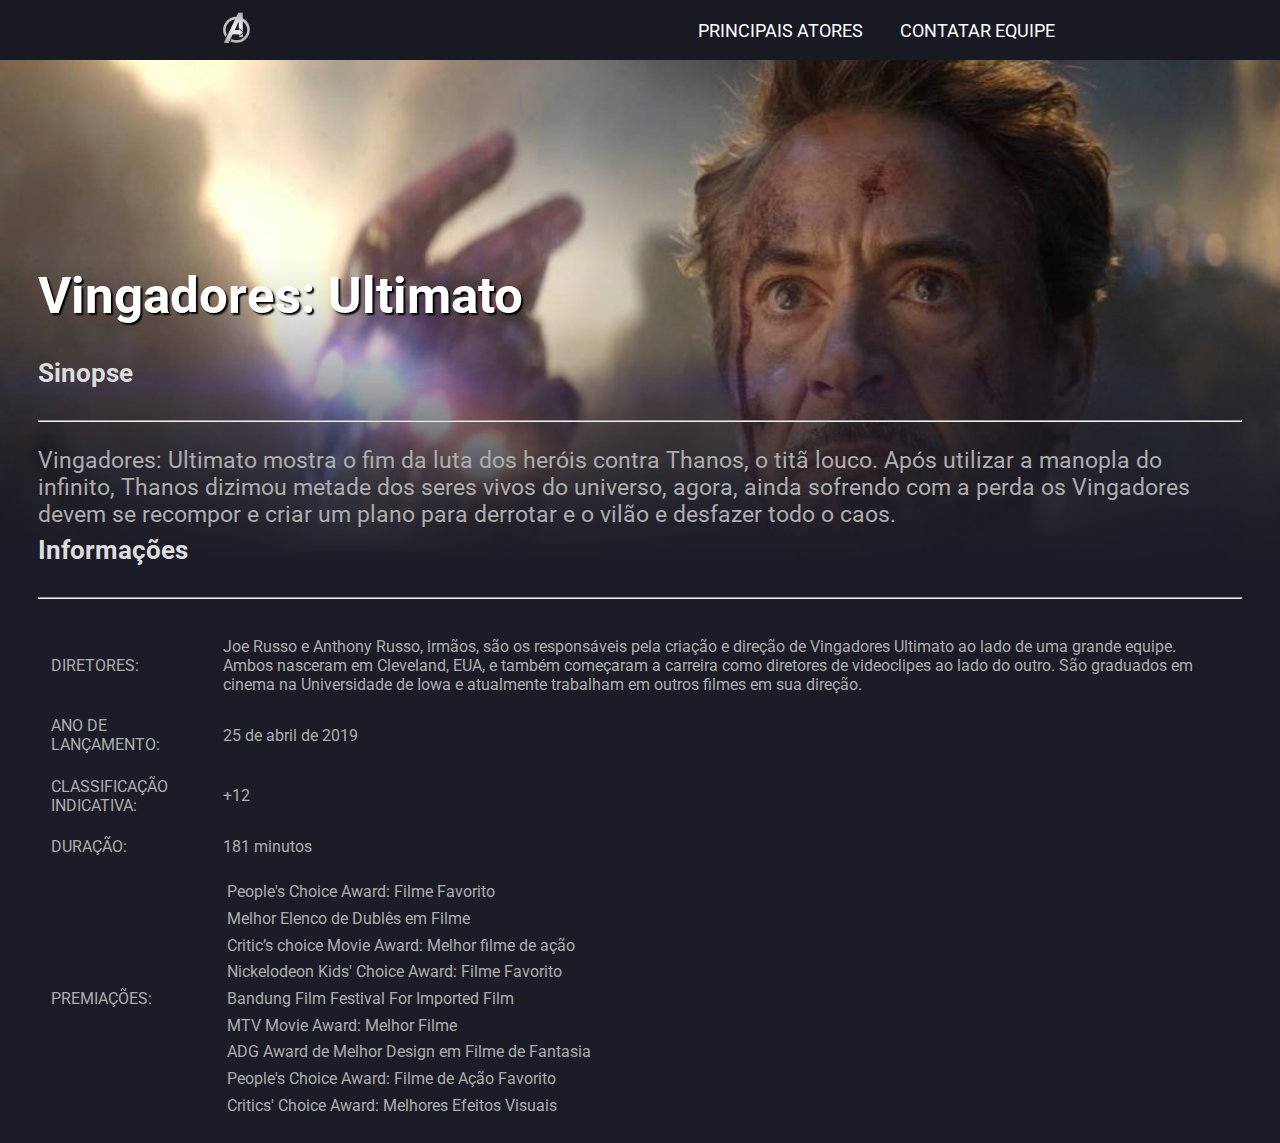
<file: index.html>
<!DOCTYPE html>
<html lang="pt-br">

<head>
    <meta charset="UTF-8">
    <meta http-equiv="X-UA-Compatible" content="IE=edge">
    <meta name="viewport" content="width=device-width, initial-scale=1.0">
    <title>Vingadores: Ultimato</title>
    <link rel="stylesheet" href="./css/style.css">
    <link rel="stylesheet" href="./css/menu_style.css">
</head>

<body id="index">
    <header>
        <a href="index.html"><img src="./img/logo.png" alt="logo do site" id="logo"></a>
        <ul>
            <li class="list_menu"><a href="./html/principais_atores.html">PRINCIPAIS ATORES</a></li>
            <li class="list_menu"><a href="./html/contatar_equipe.html">CONTATAR EQUIPE</a></li>
        </ul>
    </header>

    <main>
        <div id="conteudo">

            <div id="title">
                <h1>Vingadores: Ultimato</h1>
            </div>

            <div id="sinopse">
                <h4>Sinopse</h4>
                <hr>
                <p>Vingadores: Ultimato mostra o fim da luta dos heróis contra Thanos, o titã louco. Após utilizar a
                    manopla do infinito, Thanos dizimou metade dos seres vivos do universo, agora, ainda sofrendo com a
                    perda os Vingadores devem se recompor e criar um plano para derrotar e o vilão e desfazer todo o
                    caos.</p>
            </div>

            <div id="informacoes">

                <h4>Informações</h4>
                <hr>
                <table>
                    <tr>
                        <td>DIRETORES:</td>
                        <td>Joe Russo e Anthony Russo, irmãos, são os responsáveis pela criação e direção de Vingadores
                            Ultimato ao lado de uma grande equipe. Ambos nasceram em Cleveland, EUA, e também começaram
                            a carreira como diretores de videoclipes ao lado do outro. São graduados em cinema na
                            Universidade de Iowa e atualmente trabalham em outros filmes em sua direção.</td>
                    </tr>

                    <tr>
                        <td>ANO DE LANÇAMENTO:</td>
                        <td>25 de abril de 2019</td>
                    </tr>

                    <tr>
                        <td>CLASSIFICAÇÃO INDICATIVA:</td>
                        <td>+12</td>
                    </tr>
                    <tr>
                        <td>DURAÇÃO:</td>
                        <td>181 minutos</td>
                    </tr>
                    <td>PREMIAÇÕES:</td>
                    <td>
                        <ul>
                            <li>People's Choice Award: Filme Favorito</li>
                            <li>Melhor Elenco de Dublês em Filme</li>
                            <li>Critic’s choice Movie Award: Melhor filme de ação</li>
                            <li>Nickelodeon Kids' Choice Award: Filme Favorito</li>
                            <li>Bandung Film Festival For Imported Film</li>
                            <li>MTV Movie Award: Melhor Filme</li>
                            <li>ADG Award de Melhor Design em Filme de Fantasia</li>
                            <li>People's Choice Award: Filme de Ação Favorito</li>
                            <li>Critics' Choice Award: Melhores Efeitos Visuais</li>
                        </ul>
                    </td>
                </table>
            </div>
    </main>
</body>

</html>
</file>
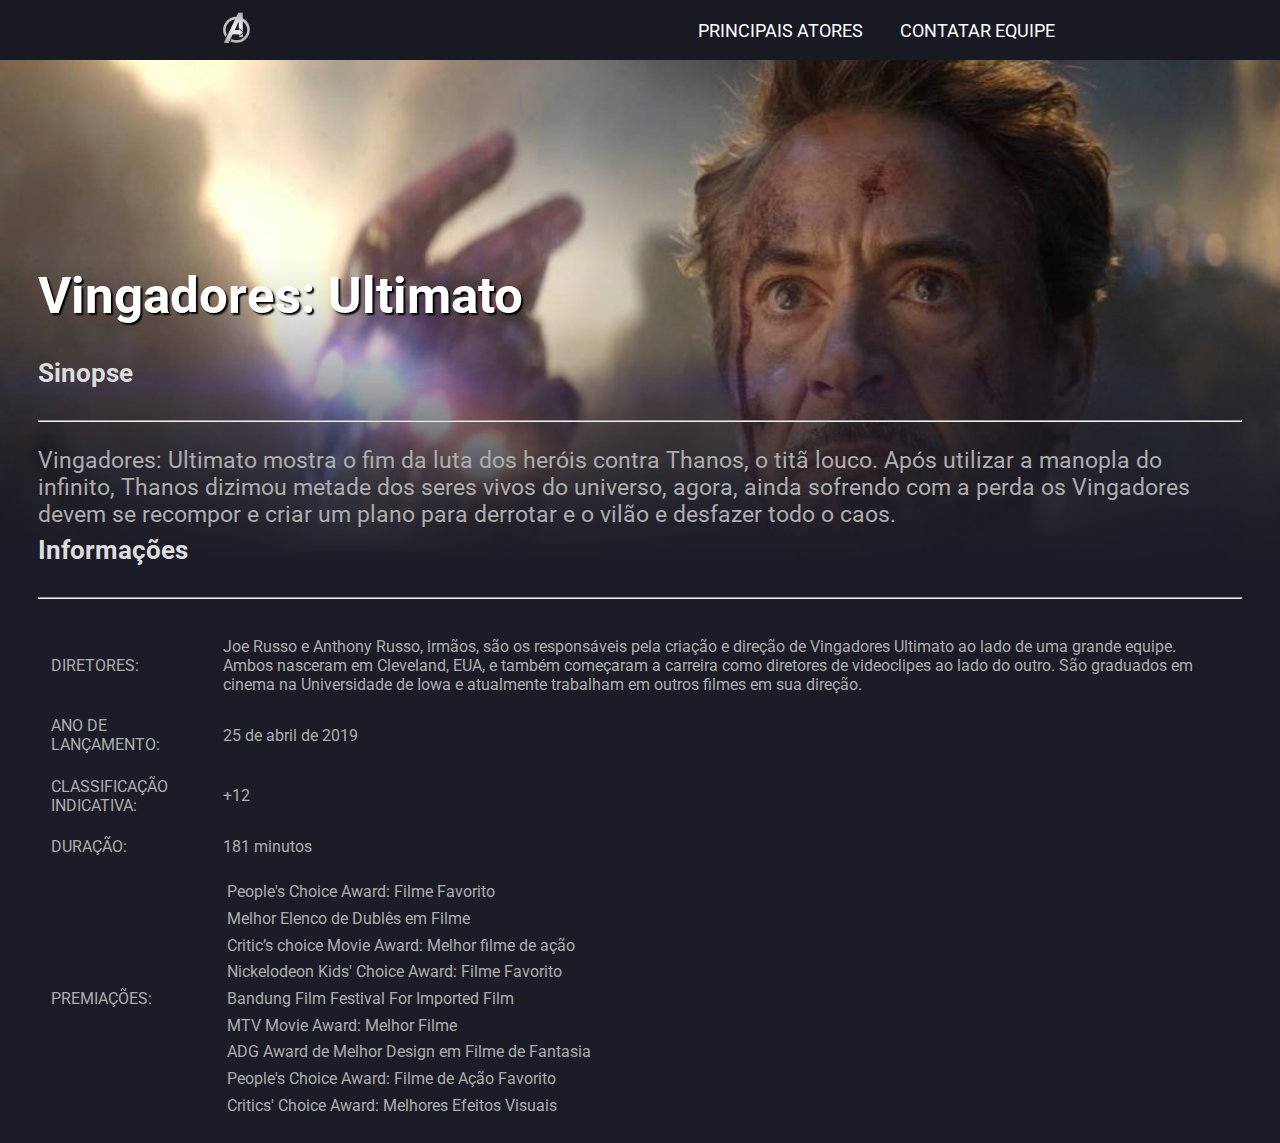
<file: html/index.html>
<!DOCTYPE html>
<html lang="pt-br">

<head>
    <meta charset="UTF-8">
    <meta http-equiv="X-UA-Compatible" content="IE=edge">
    <meta name="viewport" content="width=device-width, initial-scale=1.0">
    <title>Vingadores: Ultimato</title>
    <link rel="stylesheet" href="../css/style.css">
    <link rel="stylesheet" href="../css/menu_style.css">
</head>

<body id="index">
    <header>
        <a href="index.html"><img src="../img/logo.png" alt="logo do site" id="logo"></a>
        <ul>
            <li class="list_menu"><a href="principais_atores.html">PRINCIPAIS ATORES</a></li>
            <li class="list_menu"><a href="contatar_equipe.html">CONTATAR EQUIPE</a></li>
        </ul>
    </header>

    <main>
        <div id="conteudo">

            <div id="title">
                <h1>Vingadores: Ultimato</h1>
            </div>

            <div id="sinopse">
                <h4>Sinopse</h4>
                <hr>
                <p>Vingadores: Ultimato mostra o fim da luta dos heróis contra Thanos, o titã louco. Após utilizar a
                    manopla do infinito, Thanos dizimou metade dos seres vivos do universo, agora, ainda sofrendo com a
                    perda os Vingadores devem se recompor e criar um plano para derrotar e o vilão e desfazer todo o
                    caos.</p>
            </div>

            <div id="informacoes">

                <h4>Informações</h4>
                <hr>
                <table>
                    <tr>
                        <td>DIRETORES:</td>
                        <td>Joe Russo e Anthony Russo, irmãos, são os responsáveis pela criação e direção de Vingadores
                            Ultimato ao lado de uma grande equipe. Ambos nasceram em Cleveland, EUA, e também começaram
                            a carreira como diretores de videoclipes ao lado do outro. São graduados em cinema na
                            Universidade de Iowa e atualmente trabalham em outros filmes em sua direção.</td>
                    </tr>

                    <tr>
                        <td>ANO DE LANÇAMENTO:</td>
                        <td>25 de abril de 2019</td>
                    </tr>

                    <tr>
                        <td>CLASSIFICAÇÃO INDICATIVA:</td>
                        <td>+12</td>
                    </tr>
                    <tr>
                        <td>DURAÇÃO:</td>
                        <td>181 minutos</td>
                    </tr>
                    <td>PREMIAÇÕES:</td>
                    <td>
                        <ul>
                            <li>People's Choice Award: Filme Favorito</li>
                            <li>Melhor Elenco de Dublês em Filme</li>
                            <li>Critic’s choice Movie Award: Melhor filme de ação</li>
                            <li>Nickelodeon Kids' Choice Award: Filme Favorito</li>
                            <li>Bandung Film Festival For Imported Film</li>
                            <li>MTV Movie Award: Melhor Filme</li>
                            <li>ADG Award de Melhor Design em Filme de Fantasia</li>
                            <li>People's Choice Award: Filme de Ação Favorito</li>
                            <li>Critics' Choice Award: Melhores Efeitos Visuais</li>
                        </ul>
                    </td>
                </table>
            </div>
    </main>
</body>

</html>
</file>
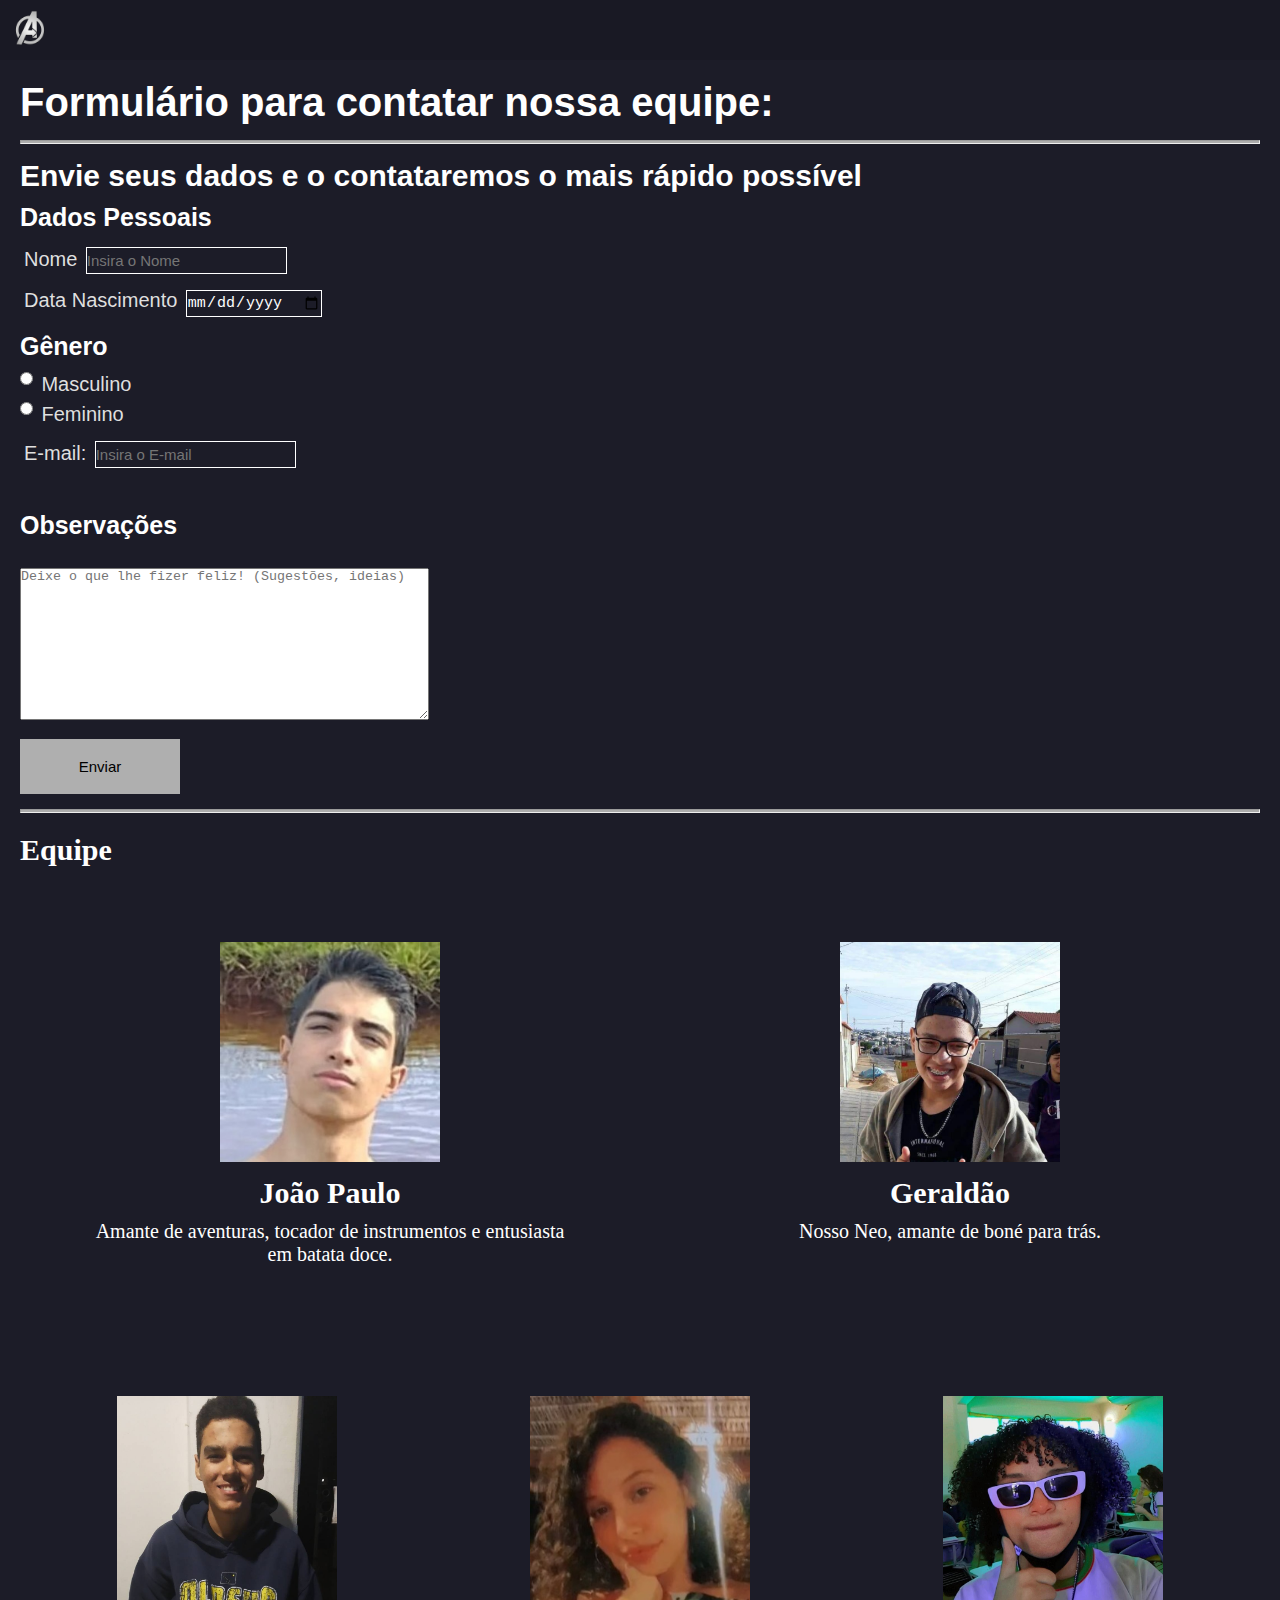
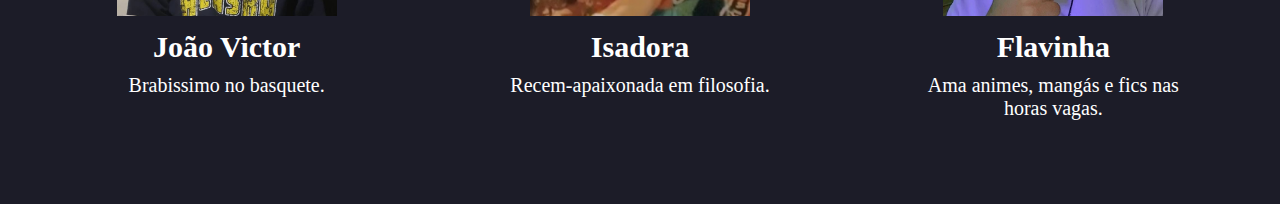
<file: contatar_equipe.html>
<!DOCTYPE html>
<html lang="pt-br">

<head>
    <meta charset="UTF-8">
    <meta http-equiv="X-UA-Compatible" content="IE=edge">
    <meta name="viewport" content="width=device-width, initial-scale=1.0">
    <link rel="stylesheet" href="responsividade.css">
    <title>Contatar Equipe</title>
    <style>
        /*cabecalho*/
        * {
            margin: 0;
            padding: 0;
        }

        header {
            background-color: #191924;
            width: 100%;
            height: 60px;
            display: flex;
            align-items: center;
        }

        #logo {
            width: 50px;
            height: 50px;
            margin: 5px;
        }

        /*fim_cabecalho*/

        body {
            background-color: #1c1c28;
        }

        #externa {
            margin: 20px;
            font-family: Arial, Helvetica, sans-serif;
        }

        h1 {
            color: #fff;
            font-size: 40px;
            margin: 5px 0;
        }

        h2 {
            color: #fff;
            font-size: 30px;
            margin: 10px 0;
        }

        h3 {
            color: #fff;
            font-size: 25px;
            margin: 5px 0;
        }

        label {
            color: rgb(223, 223, 223);
            font-size: 20px;
            margin: 6px 4px;
        }

        hr {
            margin: 15px 0;
            height: 2px;
            background-color: rgb(172, 172, 172);
        }

        input {
            background: none;
            height: 20px;
            border: 1px #fff solid;
            height: 25px;
            font-size: 15px;
            color: #fff;
        }

        .form_margin {
            margin: 15px 0;
        }

        button {
            background-color: rgb(175, 175, 175);
            border: 1px;
            width: 160px;
            height: 55px;
            cursor: pointer;
            font-size: 15px;
        }

        button:hover {
            background-color: rgb(70, 70, 70);
            color: #fff;
            font-size: 18px;
        }

        .div1 {
            display: flex;
        }

        footer {
            margin: 20px;
        }

        .div2 {
            text-align: center;
            margin: 45px 45px;
            padding: 20px;
            width: 48%;
        }

        .alunos {
            width: 220px;
            height: 220px;
        }

        p {
            color: #fff;
            font-size: 20px;
        }
    </style>
</head>

<body>
    <header>
        <a href="index.html"><img src="./img/logo.png" alt="logo do site" id="logo"></a>
    </header>

    <div id="externa">

        <h1>Formulário para contatar nossa equipe:</h1>
        <hr>
        <h2>Envie seus dados e o contataremos o mais rápido possível</h2>
        <form action="XXXXXX" method="post" target="_self">
            <h3>Dados Pessoais</h3>
            <div class="form_margin">
                <label for="nome">Nome</label>
                <input type="text" id="nome" name="nome" placeholder="Insira o Nome" required />
            </div>

            <div class="form_margin">
                <label for="nome">Data Nascimento</label>
                <input type="date" id="datanasc" name="datanasc" />
            </div>

            <div class="form_margin">
                <h3>Gênero</h3>
                <input type="radio" id="inf" name="curso" value="masculino" />
                <label for="nome">Masculino</label><br />

                <input type="radio" id="adm" name="curso" value="feminino" />
                <label for="nome">Feminino</label><br />
            </div>

            <div class="form_margin">
                <label for="email">E-mail:</label>
                <input type="text" id="email" name="email" placeholder="Insira o E-mail" required />
            </div>

            <div class="form_margin">
                <label for="obs">
                    <h3>Observações</h3>
                </label><br />
                <textarea name="obs" id="observacao" cols="49" rows="10"
                    placeholder="Deixe o que lhe fizer feliz! (Sugestões, ideias)"></textarea>
            </div>

            <div>
                <button type="submit" name="envio">Enviar</button>
            </div>

            <hr>
        </form>
    </div>

    <footer>
        <h2>Equipe</h2>
        <div class="div1">
            <div class="div2">
                <img src="./img/equipe/Jão.jpg" alt="Foto do Jão" class="alunos">
                <h2>João Paulo</h2>
                <p>
                    Amante de aventuras,
                    tocador de instrumentos e entusiasta em batata doce.
                </p>
            </div>

            <div class="div2">
                <img src="./img/equipe/Geraldão.jpg" alt="Foto do Geraldo" class="alunos">
                <h2>Geraldão</h2>
                <p>Nosso Neo, amante de boné para trás.</p>

            </div>
        </div>

        <div class="div1">

            <div class="div2">
                <img src="./img/equipe/João.jpg" alt="Foto do João" class="alunos">
                <h2>João Victor</h2>
                <p>Brabissimo no basquete.</p>

            </div>

            <div class="div2">
                <img src="./img/equipe/Isa.jpg" alt="Foto da Isadora" class="alunos">
                <h2>Isadora</h2>
                <p>Recem-apaixonada em filosofia. </p>

            </div>

            <div class="div2">
                <img src="./img/equipe/Flah.jpg" alt="Foto da Flavia" class="alunos">
                <h2>Flavinha</h2>
                <p>Ama animes, mangás e fics nas horas vagas.</p>

            </div>
    </footer>
    </div>
</body>

</html>
</file>
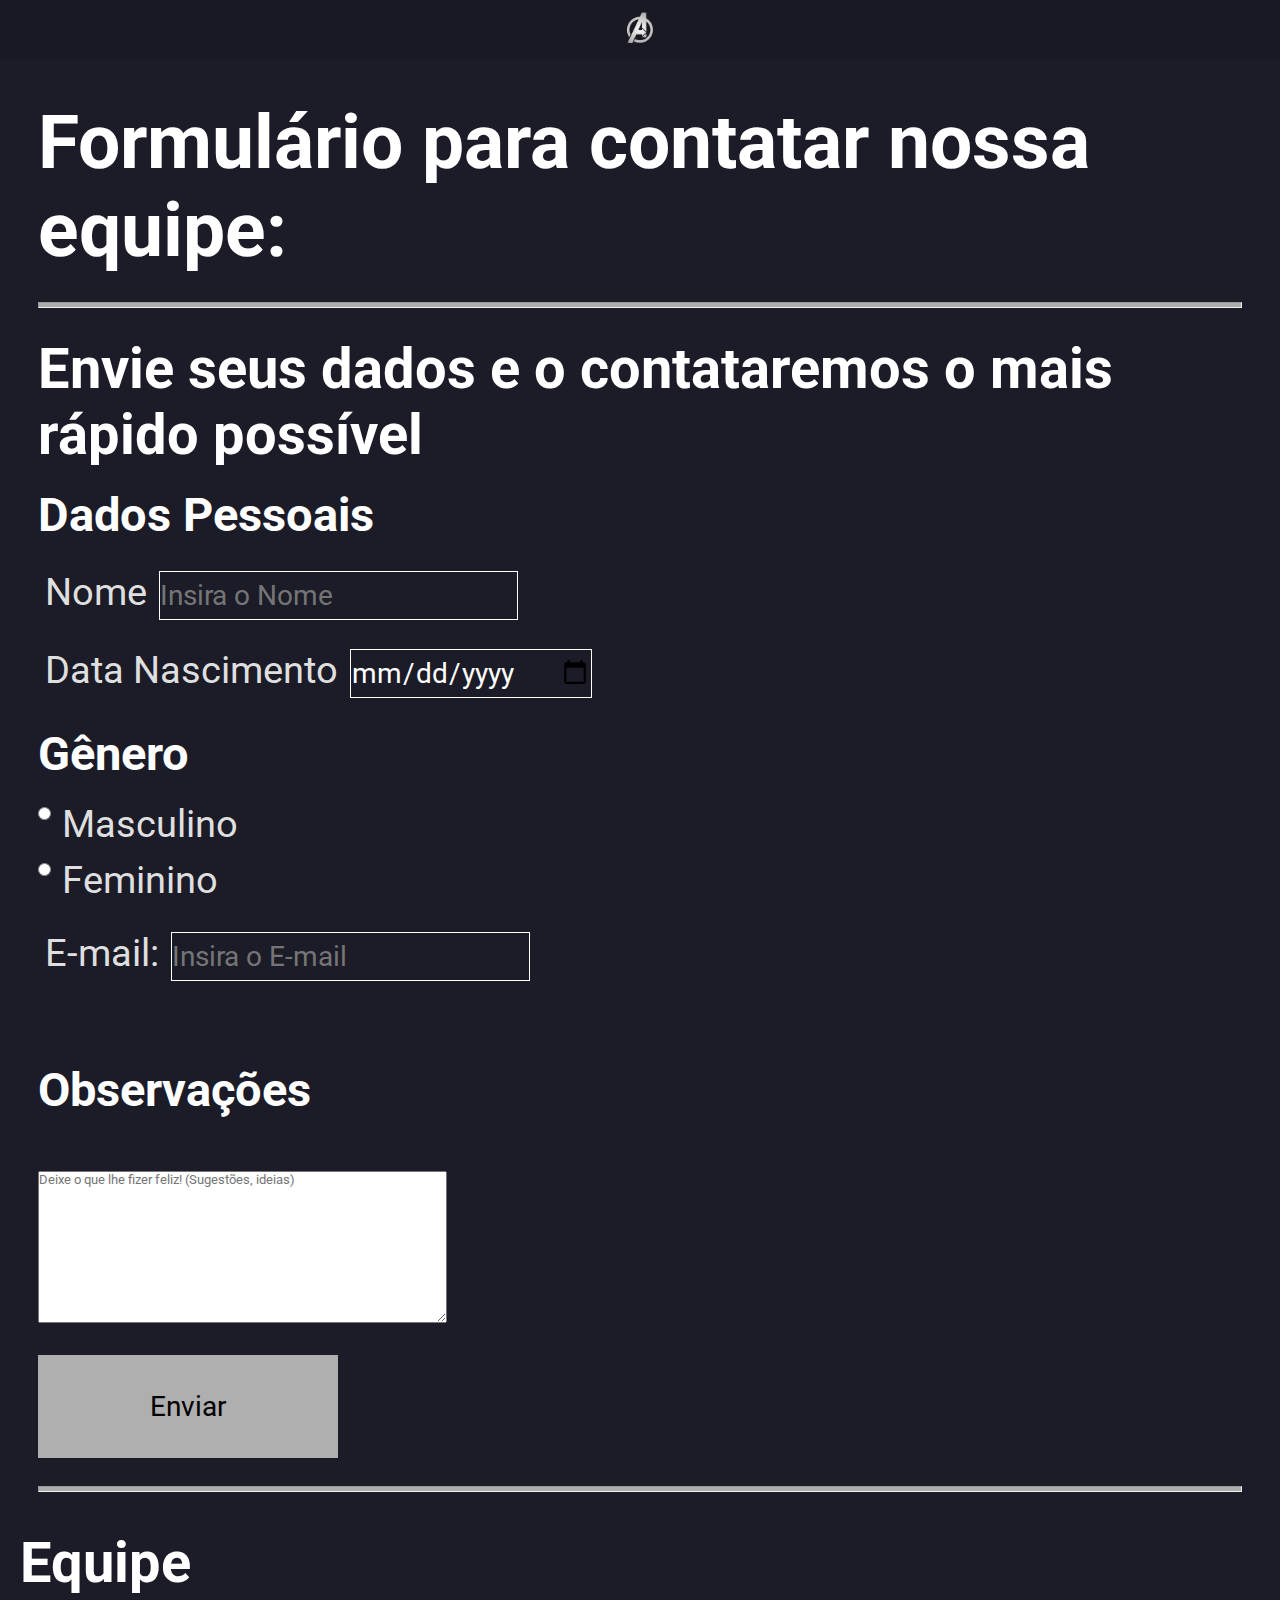
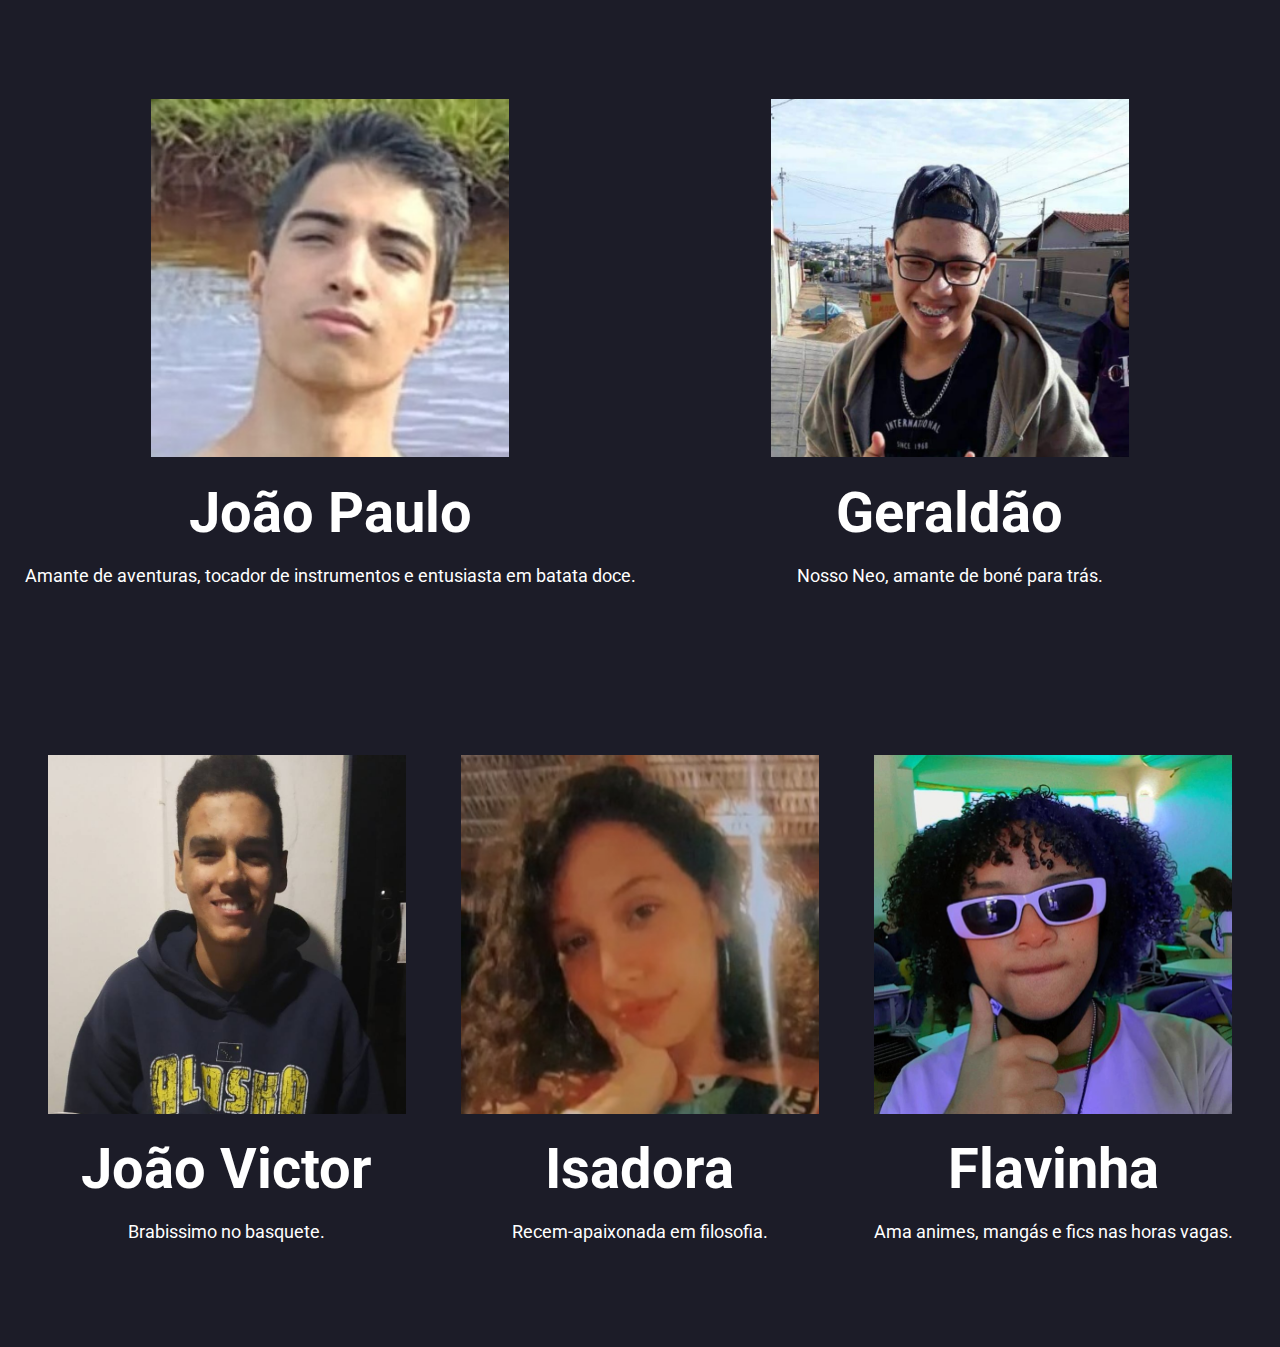
<file: html/contatar_equipe.html>
<!DOCTYPE html>
<html lang="pt-br">

<head>
    <meta charset="UTF-8">
    <meta http-equiv="X-UA-Compatible" content="IE=edge">
    <meta name="viewport" content="width=device-width, initial-scale=1.0">
    <link rel="stylesheet" href="../css/menu_style.css">
    <link rel="stylesheet" href="../css/style_form.css">
    <title>Contatar Equipe</title>
</head>

<body>
    <header>
        <a href="../index.html"><img src="../img/logo.png" alt="logo do site" id="logo"></a>
    </header>

    <div id="externa">

        <h1>Formulário para contatar nossa equipe:</h1>
        <hr>
        <h2>Envie seus dados e o contataremos o mais rápido possível</h2>
        <form action="XXXXXX" method="post" target="_self">
            <h3>Dados Pessoais</h3>
            <div class="form_margin">
                <label for="nome">Nome</label>
                <input type="text" id="nome" name="nome" placeholder="Insira o Nome" required />
            </div>

            <div class="form_margin">
                <label for="nome">Data Nascimento</label>
                <input type="date" id="datanasc" name="datanasc" />
            </div>

            <div class="form_margin">
                <h3>Gênero</h3>
                <input type="radio" id="inf" name="curso" value="masculino" />
                <label for="nome">Masculino</label><br />

                <input type="radio" id="adm" name="curso" value="feminino" />
                <label for="nome">Feminino</label><br />
            </div>

            <div class="form_margin">
                <label for="email">E-mail:</label>
                <input type="text" id="email" name="email" placeholder="Insira o E-mail" required />
            </div>

            <div class="form_margin">
                <label for="obs">
                    <h3>Observações</h3>
                </label><br />
                <textarea name="obs" id="observacao" cols="49" rows="10"
                    placeholder="Deixe o que lhe fizer feliz! (Sugestões, ideias)"></textarea>
            </div>

            <div>
                <button type="submit" name="envio">Enviar</button>
            </div>

            <hr>
        </form>
    </div>

    <footer>
        <h2>Equipe</h2>
        <div class="div1">
            <div class="div2">
                <img src="../img/equipe/Jão.jpg" alt="Foto do Jão" class="alunos">
                <h2>João Paulo</h2>
                <p>
                    Amante de aventuras,
                    tocador de instrumentos e entusiasta em batata doce.
                </p>
            </div>

            <div class="div2">
                <img src="../img/equipe/Geraldão.jpg" alt="Foto do Geraldo" class="alunos">
                <h2>Geraldão</h2>
                <p>Nosso Neo, amante de boné para trás.</p>

            </div>
        </div>

        <div class="div1">

            <div class="div2">
                <img src="../img/equipe/João.jpg" alt="Foto do João" class="alunos">
                <h2>João Victor</h2>
                <p>Brabissimo no basquete.</p>

            </div>

            <div class="div2">
                <img src="../img/equipe/Isa.jpg" alt="Foto da Isadora" class="alunos">
                <h2>Isadora</h2>
                <p>Recem-apaixonada em filosofia. </p>

            </div>

            <div class="div2">
                <img src="../img/equipe/Flah.jpg" alt="Foto da Flavia" class="alunos">
                <h2>Flavinha</h2>
                <p>Ama animes, mangás e fics nas horas vagas.</p>

            </div>
    </footer>
    </div>
</body>

</html>
</file>
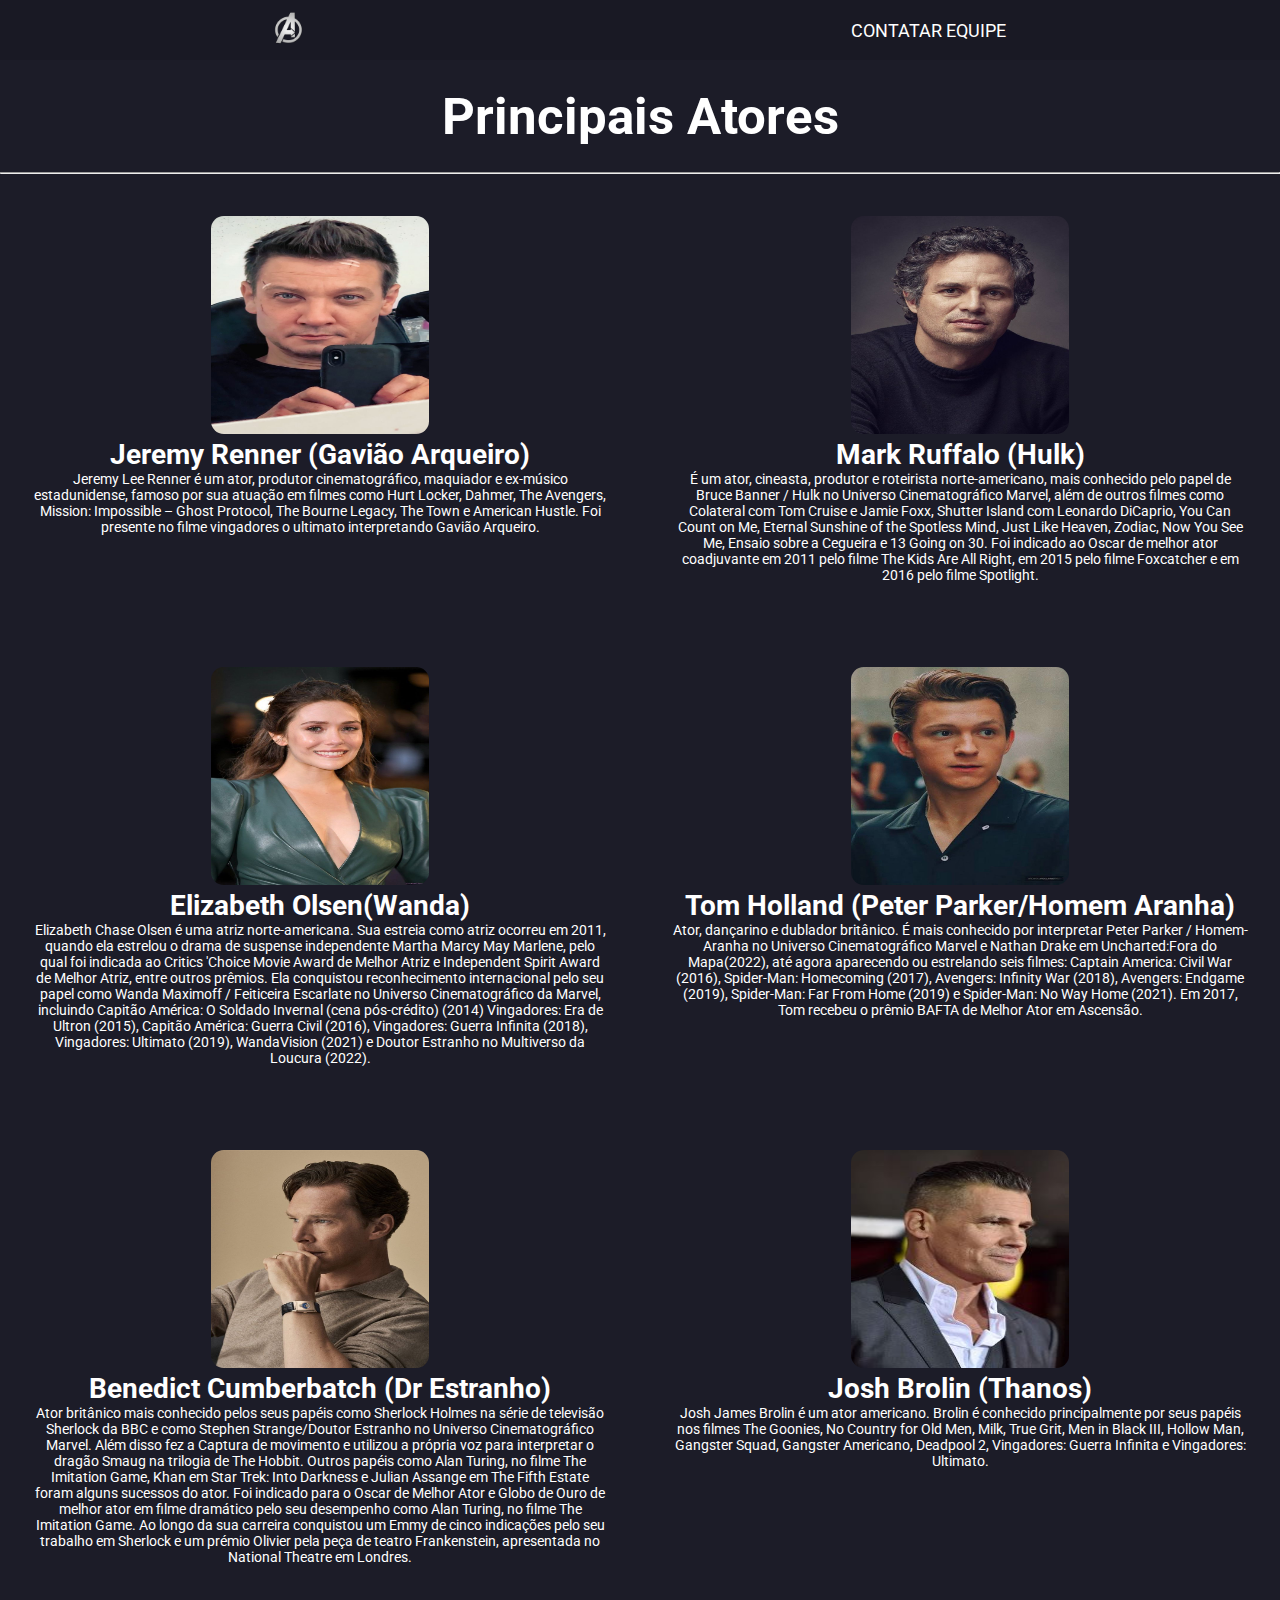
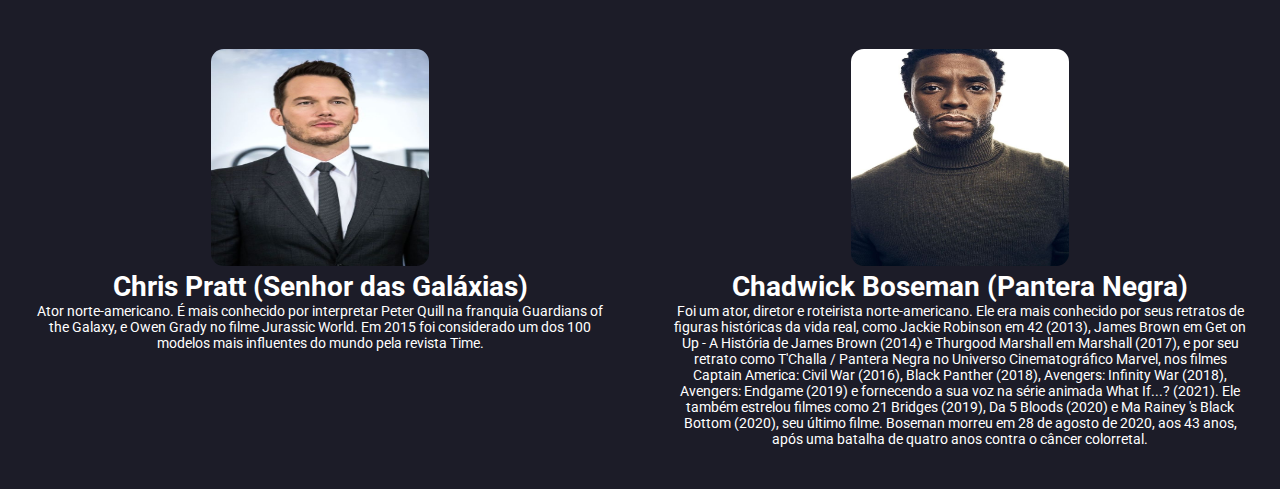
<file: html/principais_atores.html>
<!DOCTYPE html>
<html lang="pt-br">
  <head>
    <meta charset="UTF-8" />
    <meta http-equiv="X-UA-Compatible" content="IE=edge" />
    <meta name="viewport" content="width=device-width, initial-scale=1.0" />
    <title>Principais Atores</title>
    <link rel="stylesheet" href="../css/menu_style.css" />
    <link rel="stylesheet" href="../css/style.princ_atores.css" />
  </head>

  <body>
    <header>
      <a href=".index.html"
        ><img src="../img/logo.png" alt="logo do site" id="logo"
      /></a>
      <ul>
        <li class="list_menu">
          <a href="contatar_equipe.html">CONTATAR EQUIPE</a>
        </li>
      </ul>
    </header>

    <h1>Principais Atores</h1>
    <hr />

    <div class="atores">
      <div class="ator">
        <img src="../img/atores/arqueiro.jpg" alt="" class="img_ator" />
        <h4>Jeremy Renner (Gavião Arqueiro)</h4>
        <p>
          Jeremy Lee Renner é um ator, produtor cinematográfico, maquiador e
          ex-músico estadunidense, famoso por sua atuação em filmes como Hurt
          Locker, Dahmer, The Avengers, Mission: Impossible – Ghost Protocol,
          The Bourne Legacy, The Town e American Hustle. Foi presente no filme
          vingadores o ultimato interpretando Gavião Arqueiro.
        </p>
      </div>
      <div class="ator">
        <img src="../img/atores/huck.jpg" alt="" class="img_ator" />
        <h4>Mark Ruffalo (Hulk)</h4>
        <p>
          É um ator, cineasta, produtor e roteirista norte-americano, mais
          conhecido pelo papel de Bruce Banner / Hulk no Universo
          Cinematográfico Marvel, além de outros filmes como Colateral com Tom
          Cruise e Jamie Foxx, Shutter Island com Leonardo DiCaprio, You Can
          Count on Me, Eternal Sunshine of the Spotless Mind, Just Like Heaven,
          Zodiac, Now You See Me, Ensaio sobre a Cegueira e 13 Going on 30. Foi
          indicado ao Oscar de melhor ator coadjuvante em 2011 pelo filme The
          Kids Are All Right, em 2015 pelo filme Foxcatcher e em 2016 pelo filme
          Spotlight.
        </p>
      </div>
    </div>
    <div class="atores">
      <div class="ator">
        <img src="../img/atores/wanda.jpg" alt="" class="img_ator" />
        <h4>Elizabeth Olsen(Wanda)</h4>
        <p>
          Elizabeth Chase Olsen é uma atriz norte-americana. Sua estreia como
          atriz ocorreu em 2011, quando ela estrelou o drama de suspense
          independente Martha Marcy May Marlene, pelo qual foi indicada ao
          Critics 'Choice Movie Award de Melhor Atriz e Independent Spirit Award
          de Melhor Atriz, entre outros prêmios. Ela conquistou reconhecimento
          internacional pelo seu papel como Wanda Maximoff / Feiticeira
          Escarlate no Universo Cinematográfico da Marvel, incluindo Capitão
          América: O Soldado Invernal (cena pós-crédito) (2014) Vingadores: Era
          de Ultron (2015), Capitão América: Guerra Civil (2016), Vingadores:
          Guerra Infinita (2018), Vingadores: Ultimato (2019), WandaVision
          (2021) e Doutor Estranho no Multiverso da Loucura (2022).
        </p>
      </div>
      <div class="ator">
        <img src="../img/atores/miranha.jpg" alt="" class="img_ator" />
        <h4>Tom Holland (Peter Parker/Homem Aranha)</h4>
        <p>
          Ator, dançarino e dublador britânico. É mais conhecido por interpretar
          Peter Parker / Homem-Aranha no Universo Cinematográfico Marvel e
          Nathan Drake em Uncharted:Fora do Mapa(2022), até agora aparecendo ou
          estrelando seis filmes: Captain America: Civil War (2016), Spider-Man:
          Homecoming (2017), Avengers: Infinity War (2018), Avengers: Endgame
          (2019), Spider-Man: Far From Home (2019) e Spider-Man: No Way Home
          (2021). Em 2017, Tom recebeu o prêmio BAFTA de Melhor Ator em
          Ascensão.
        </p>
      </div>
    </div>
    <div class="atores">
      <div class="ator">
        <img src="../img/atores/dr estranho.jpg" alt="" class="img_ator" />
        <h4>Benedict Cumberbatch (Dr Estranho)</h4>
        <p>
          Ator britânico mais conhecido pelos seus papéis como Sherlock Holmes
          na série de televisão Sherlock da BBC e como Stephen Strange/Doutor
          Estranho no Universo Cinematográfico Marvel. Além disso fez a Captura
          de movimento e utilizou a própria voz para interpretar o dragão Smaug
          na trilogia de The Hobbit. Outros papéis como Alan Turing, no filme
          The Imitation Game, Khan em Star Trek: Into Darkness e Julian Assange
          em The Fifth Estate foram alguns sucessos do ator. Foi indicado para o
          Oscar de Melhor Ator e Globo de Ouro de melhor ator em filme dramático
          pelo seu desempenho como Alan Turing, no filme The Imitation Game. Ao
          longo da sua carreira conquistou um Emmy de cinco indicações pelo seu
          trabalho em Sherlock e um prémio Olivier pela peça de teatro
          Frankenstein, apresentada no National Theatre em Londres.
        </p>
      </div>
      <div class="ator">
        <img src="../img/atores/thanos.jpg" alt="" class="img_ator" />
        <h4>Josh Brolin (Thanos)</h4>
        <p>
          Josh James Brolin é um ator americano. Brolin é conhecido
          principalmente por seus papéis nos filmes The Goonies, No Country for
          Old Men, Milk, True Grit, Men in Black III, Hollow Man, Gangster
          Squad, Gangster Americano, Deadpool 2, Vingadores: Guerra Infinita e
          Vingadores: Ultimato.
        </p>
      </div>
    </div>
    <div class="atores">
      <div class="ator">
        <img src="../img/atores/CP.jpg" alt="" class="img_ator" />
        <h4>Chris Pratt (Senhor das Galáxias)</h4>
        <p>
          Ator norte-americano. É mais conhecido por interpretar Peter Quill na
          franquia Guardians of the Galaxy, e Owen Grady no filme Jurassic
          World. Em 2015 foi considerado um dos 100 modelos mais influentes do
          mundo pela revista Time.
        </p>
      </div>
      <div class="ator">
        <img src="../img/atores/pantera.jpg" alt="" class="img_ator" />
        <h4>Chadwick Boseman (Pantera Negra)</h4>
        <p>
          Foi um ator, diretor e roteirista norte-americano. Ele era mais
          conhecido por seus retratos de figuras históricas da vida real, como
          Jackie Robinson em 42 (2013), James Brown em Get on Up - A História de
          James Brown (2014) e Thurgood Marshall em Marshall (2017), e por seu
          retrato como T'Challa / Pantera Negra no Universo Cinematográfico
          Marvel, nos filmes Captain America: Civil War (2016), Black Panther
          (2018), Avengers: Infinity War (2018), Avengers: Endgame (2019) e
          fornecendo a sua voz na série animada What If...? (2021). Ele também
          estrelou filmes como 21 Bridges (2019), Da 5 Bloods (2020) e Ma Rainey
          's Black Bottom (2020), seu último filme. Boseman morreu em 28 de
          agosto de 2020, aos 43 anos, após uma batalha de quatro anos contra o
          câncer colorretal.
        </p>
      </div>
    </div>
  </body>
</html>
</file>
<file: css/style.css>
h1 {
    color: #fff;
    font-size: 4vw;
    text-shadow: 0.14vw 0.14vw 0.14vw black;
    padding: 15vw 0 2vw 2vw;
}

hr {
    margin: 2vw;
}

main {
    background-image: url(../img/background.png);
    background-repeat: no-repeat;
    background-size: cover;
    background-size: 100%;
    padding: 1vw;
    color: rgb(173, 173, 173);
}

h4 {
    font-size: 2vw;
    color: rgb(221, 221, 221);
    padding: 0.5vw 2vw;
}

p {
    font-size: 1.8vw;
    padding: 0 2vw;
}

table {
    padding: 0 2vw;
}

td {
    padding: 0.8vw;
}

li {
    list-style: none;
    padding: 0.3vw;
}
</file>
<file: css/menu_style.css>
@import url('https://fonts.googleapis.com/css2?family=Roboto&display=swap');

* {
    margin: 0;
    padding: 0;
    font-family: 'Roboto', sans-serif;
}

header {
    background-color: #191924;
    width: 100vw;
    height: auto;
    justify-content: space-around;
    display: flex;
    align-items: center;
}

#logo {
    width: 3.66vw;
    height: 3.66vw;
    margin: 0.36vw;
}

.list_menu {
    list-style: none;
    margin: 0.36vw 1vw;
    display: inline;
}

a {
    text-decoration: none;
    font-size: 1.40vw;
    color: #fff;
}

body {
    background-color: #1c1c28;
    overflow-x: hidden;
}

@media (max-width:700px){
    a{
        font-size: 2vw;
    }
}
</file>
<file: responsividade.css>
@media screen and (max-width: 375px) {

    #index {
        background-image: url(./img/background_res.png);
    }

    #sinopse {
        width: 95%;
        height: auto;
        font-size: 15px;
        margin: 1%;
        padding: 2%;
    }

    #informacoes {
        width: 95%;
        font-size: 10px;
        margin: 1%;
        padding: 2%;
        top: 900px;
    }

    #title {
        width: 95%;
        height: 300px;
        text-align: center;
        position: static;
    }

    h1 {
        font-size: 30px;
        margin: 1%;
        padding: 2%;
        left: 2%;
        position: relative;
        top: 60%;
    }

    hr {
        width: 90%;
    }

    .ator {
        text-align: center;
        margin: 2%;
        padding: 2%;
        width: 95%;
    }

    .atores {
        display: block;
    }

    .div1 {
        display: block;
    }

    .div2 {
        margin: 10%;
        padding: 2%;
        width: 70%;
    }
}


@media screen and (max-width: 390px) {

    #index {
        background-image: url(./img/background_res.png);
        position: static;
    }


    #sinopse {
        width: 95%;
        height: auto;
        font-size: 19px;
        margin: 1%;
        padding: 2%;
    }

    #informacoes {
        width: 95%;
        font-size: 13px;
        margin: 1%;
        padding: 2%;
        top: 80%;
    }

    #title {
        width: 95%;
        height: 300px;
        text-align: center;
        position: static;
    }

    h1 {
        font-size: 33px;
        margin: 1%;
        padding: 2%;
        left: 2%;
        position: relative;
        top: 60%;
    }

    hr {
        width: 90%;
    }

    .ator {
        text-align: center;
        margin: 2%;
        padding: 2%;
        width: 95%;
    }

    .atores {
        display: block;
    }

    .div1 {
        display: block;
    }

    .div2 {
        margin: 10%;
        padding: 2%;
        width: 70%;
    }
}

@media screen and (max-width: 414px) {

    #index {
        background-image: url(./img/background_res.png);
    }

    #sinopse {
        width: 95%;
        font-size: 20px;
        margin: 1%;
        padding: 2%;
    }

    #informacoes {
        width: 95%;
        font-size: 15px;
        margin: 1%;
        padding: 2%;
    }

    h1 {
        font-size: 36px;
        margin: 1%;
        padding: 2%;
        left: 2%;
    }

    hr {
        width: 95%;
    }

    .ator {
        text-align: center;
        margin: 2%;
        padding: 2%;
        width: 95%;
    }

    .atores {
        display: block;
    }

    .div1 {
        display: block;
    }

    .div2 {
        margin: 10%;
        padding: 2%;
        width: 70%;
    }
}
</file>
<file: css/style_form.css>
#externa {
    margin: 2.9368575624082234vw;
    font-family: Arial, Helvetica, sans-serif;
}

h1 {
    color: #fff;
    font-size: 5.873715124816447vw;
    margin: 0.7342143906020558vw 0;
}

h2 {
    color: #fff;
    font-size: 4.405286343612334vw;
    margin: 1.4684287812041117vw 0;
}

h3 {
    color: #fff;
    font-size: 3.671071953010279vw;
    margin: 0.7342143906020558vw 0;
}

label {
    color: rgb(223, 223, 223);
    font-size: 2.9368575624082234vw;
    margin: 0.8810572687224669vw 0.5873715124816447vw;
}

hr {
    margin: 2.202643171806167vw 0;
    height: 0.2936857562408223vw;
    background-color: rgb(172, 172, 172);
}

input {
    background: none;
    height: 2.9368575624082234vw;
    border: 0.14684287812041116vw #fff solid;
    height: 3.671071953010279vw;
    font-size: 2.202643171806167vw;
    color: #fff;
}

.form_margin {
    margin: 2.202643171806167vw 0;
}

button {
    background-color: rgb(175, 175, 175);
    border: 0.14684287812041116vw;
    width: 23.494860499265787vw;
    height: 8.076358296622614vw;
    cursor: pointer;
    font-size: 2.202643171806167vw;
}

button:hover {
    background-color: rgb(70, 70, 70);
    color: #fff;
    font-size: 2.643171806167401vw;
}

.div1 {
    display: flex;
}

footer {
    margin: 1.6vw;
}

.div2 {
    text-align: center;
    margin: 6.607929515418502vw auto;
    width: 100vw;
}

.alunos {
    width: 28vw;
    height: 28vw;
}

p {
    color: #fff;
    font-size: 1.4vw;
}

@media (max-width:700px){
    .div1{
        display: block;
    }

    p{
        font-size: 3vw;
    }

    h2{
        font-size: 6vw;
    }

    .alunos{
        width: 30vw;
        height: 30vw;
    }
}
</file>
<file: css/style.princ_atores.css>
*{
    text-align: center;
}

.ator {
    margin: 3.29vw auto;
    width: 45vw;
}

.img_ator {
    width: 17vw;
    height: 17vw;
    border-radius: 1vw;
}

.atores {
    display: flex;
}

h4 {
    font-size: 2.19vw;

    color: white;
}

p {
    font-size: 1.09vw;

    color: white;
}

h1{
    font-size: 4vw;
    color: #fff;
    padding: 2vw ;
}

@media (max-width: 700px) {
    .atores{
        display: block;
    }

    p{
        font-size: 2vw;
    }

    h4{
        font-size: 3vw;
    }

    h1{
        font-size: 5vw;
    }
}
</file>
